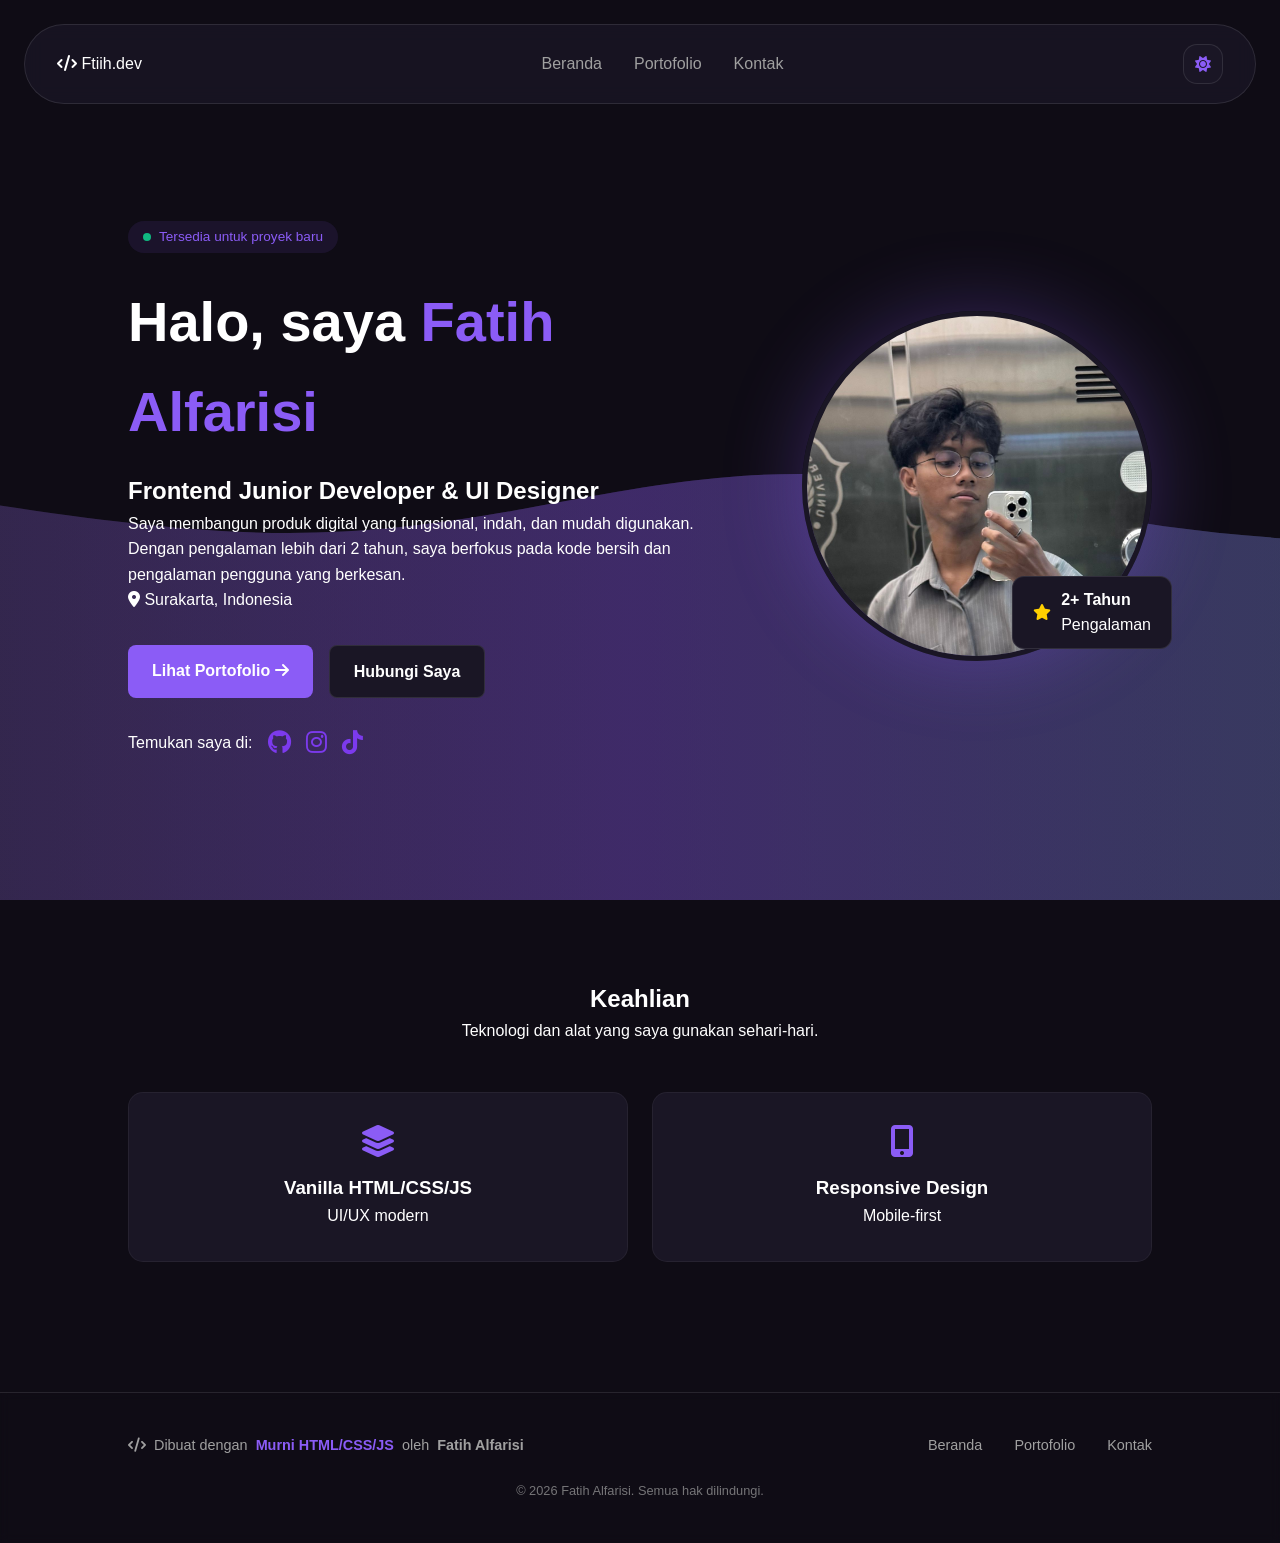
<file: index.html>
<!DOCTYPE html>
<html lang="id">
<head>
    <meta charset="UTF-8">
    <meta name="viewport" content="width=device-width, initial-scale=1.0">
    <title>Fatih Alfarisi — Portofolio</title>
    <link rel="stylesheet" href="style.css">
    <link rel="stylesheet" href="https://cdnjs.cloudflare.com/ajax/libs/font-awesome/6.0.0/css/all.min.css">
    <link rel="icon" type="image/png" href="assets/favicon-32x32.png">
</head>
<body>

    <header>
        <nav class="navbar">
            <div class="logo">
                <i class="fas fa-code"></i> Ftiih.dev
            </div>
            <ul class="nav-links">
                <li><a href="index.html">Beranda</a></li>
                <li><a href="portofolio.html">Portofolio</a></li>
                <li><a href="kontak.html">Kontak</a></li>
            </ul>
            <div class="nav-control">
                <div class="arrow-right"><a href="portofolio.html"><i class="fas fa-arrow-right"></i></a></div>
                <div class="theme-toggle"><i class="fas fa-sun"></i></div>
            </div>
        </nav>
    </header>

    <main>
        <section id="beranda" class="hero">
            <div class="hero-content">
                <span class="status-badge"><span class="dot"></span> Tersedia untuk proyek baru</span>
                <h1>Halo, saya <span class="highlight">Fatih Alfarisi</span></h1>
                <h2>Frontend Junior Developer & UI Designer</h2>
                <p>Saya membangun produk digital yang fungsional, indah, dan mudah digunakan. Dengan pengalaman lebih dari 2 tahun, saya berfokus pada kode bersih dan pengalaman pengguna yang berkesan.</p>
                <div class="location"><i class="fas fa-map-marker-alt"></i> Surakarta, Indonesia</div>
                <div class="hero-btns">
                    <a href="portofolio.html" class="btn btn-primary">Lihat Portofolio <i class="fas fa-arrow-right"></i></a>
                    <a href="kontak.html" class="btn btn-secondary">Hubungi Saya</a>
                </div>
                <div class="social-links">
                    <span>Temukan saya di:</span>
                    <a href="https://github.com/Ftihh" target="_blank"><i class="fab fa-github"></i></a>
                    <a href="https://www.instagram.com/ftihh.alfrisii?" target="_blank"><i class="fab fa-instagram"></i></a>
                    <a href="https://www.tiktok.com/@alfatizl?_r=1&_t=ZS-95vIDEBYeQ6" target="_blank"><i class="fab fa-tiktok"></i></a>
                </div>
            </div>
            <div class="hero-image">
                <div class="image-container">
                    <img src="assets/images/Profile.jpg" alt="Fatih">
                    <div class="experience-badge">
                        <i class="fas fa-star"></i>
                        <span><strong>2+ Tahun</strong><br>Pengalaman</span>
                    </div>
                </div>
            </div>
        </section>

        <section class="skills">
            <h2 class="section-title">Keahlian</h2>
            <p class="section-subtitle">Teknologi dan alat yang saya gunakan sehari-hari.</p>
            <div class="skills-grid">
                <div class="skill-card">
                    <i class="fas fa-layer-group"></i>
                    <h3>Vanilla HTML/CSS/JS</h3>
                    <p>UI/UX modern</p>
                </div>
                <div class="skill-card">
                    <i class="fas fa-mobile-alt"></i>
                    <h3>Responsive Design</h3>
                    <p>Mobile-first</p>
                </div>
                </div>
        </section>
    </main>

    <footer>
        <div class="footer-content">
            <p><i class="fas fa-code"></i> Dibuat dengan <span>Murni HTML/CSS/JS</span> oleh <strong>Fatih Alfarisi</strong></p>
            <div class="footer-links">
                <a href="index.html">Beranda</a>
                <a href="portofolio.html">Portofolio</a>
                <a href="kontak.html">Kontak</a>
            </div>
        </div>
        <p class="copyright">© 2026 Fatih Alfarisi. Semua hak dilindungi.</p>
    </footer>

    <svg class="bg-wave" viewBox="0 0 1600 900" preserveAspectRatio="xMidYMax slice">
    <defs>
      <linearGradient id="bg">
        <stop offset="0%" stop-color="rgba(75, 60, 105, 0.253)" />
        <stop offset="50%" stop-color="rgba(75, 50, 125, 0.652)" />
        <stop offset="100%" stop-color="rgba(69, 93, 124, 0.482)" />
      </linearGradient>

      <path id="wave" fill="url(#bg)"
        d="M-363.852,502.589c0,0,236.988-41.997,505.475,0
        s371.981,38.998,575.971,0s293.985-39.278,505.474,5.859
        s493.475,48.368,716.963-4.995v560.106H-363.852V502.589z"/>
    </defs>

    <use href="#wave" class="wave wave1"/>
    <use href="#wave" class="wave wave2"/>
    <use href="#wave" class="wave wave3"/>
    </svg>

    <script src="script.js"></script>
</body>
</html>
</file>
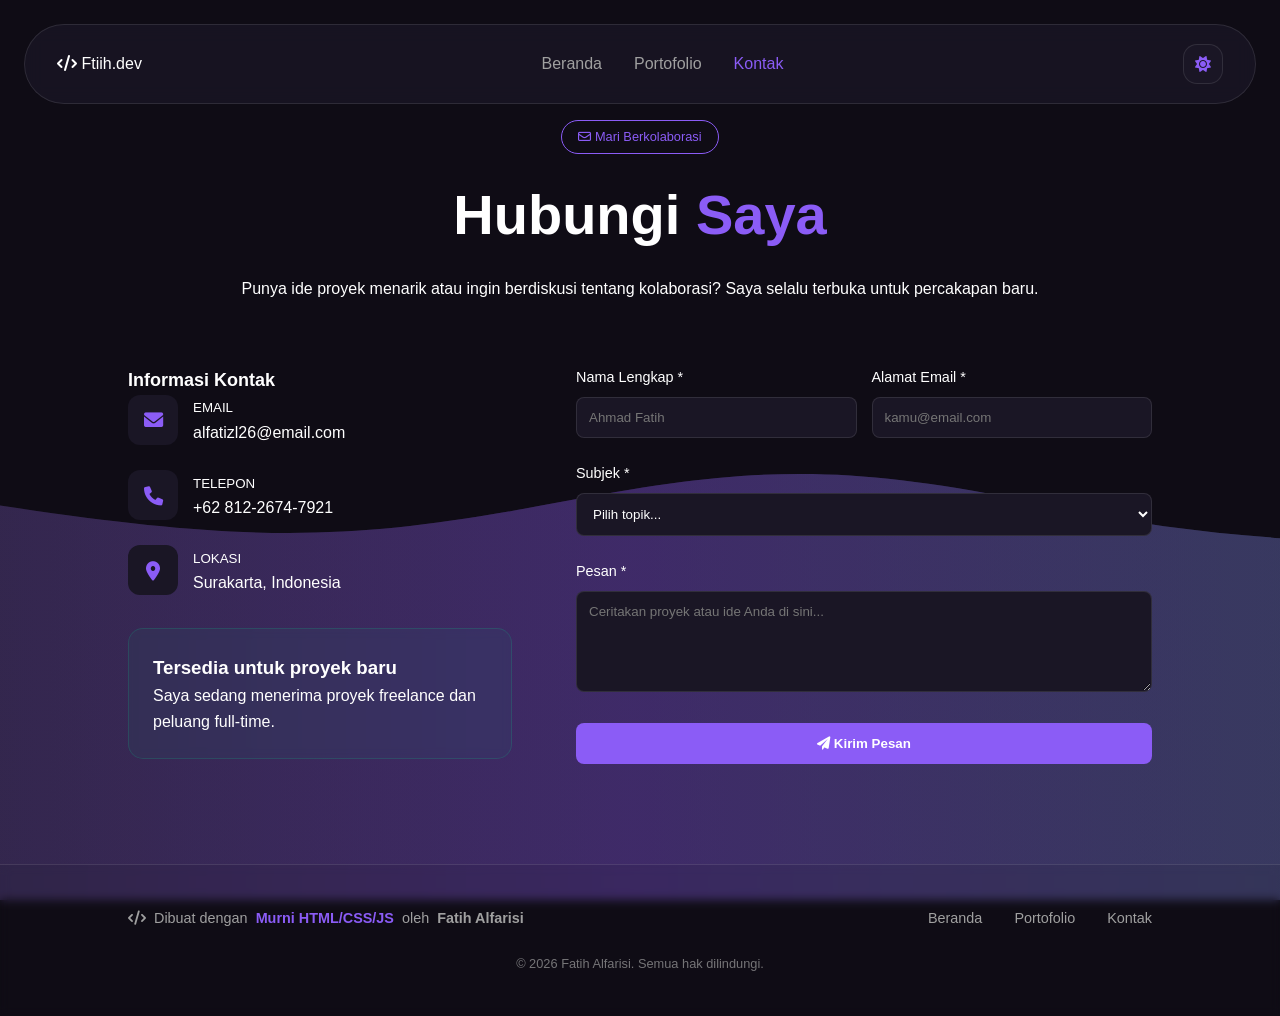
<file: kontak.html>
<!DOCTYPE html>
<html lang="id">
<head>
    <meta charset="UTF-8">
    <meta name="viewport" content="width=device-width, initial-scale=1.0">
    <title>Hubungi Saya — Fatih Alfarisi</title>
    <link rel="stylesheet" href="style.css">
    <link rel="stylesheet" href="https://cdnjs.cloudflare.com/ajax/libs/font-awesome/6.0.0/css/all.min.css">
    <link rel="icon" type="image/png" href="assets/favicon-32x32.png">
</head>
<body>
    <header>
        <nav class="navbar">
            <div class="logo"><i class="fas fa-code"></i> Ftiih.dev</div>
            <ul class="nav-links">
                <li><a href="index.html">Beranda</a></li>
                <li><a href="portofolio.html">Portofolio</a></li>
                <li><a href="kontak.html" class="active">Kontak</a></li>
            </ul>
            <div class="nav-control">
                <div class="arrow-left"><a href="portofolio.html"><i class="fas fa-arrow-left"></i></a></div>
                <div class="theme-toggle"><i class="fas fa-sun"></i></div>
            </div>
        </nav>
    </header>

    <main class="container-page">
        <section class="contact-header">
            <span class="badge-outline"><i class="far fa-envelope"></i> Mari Berkolaborasi</span>
            <h1>Hubungi <span class="highlight">Saya</span></h1>
            <p>Punya ide proyek menarik atau ingin berdiskusi tentang kolaborasi? Saya selalu terbuka untuk percakapan baru.</p>
        </section>

        <section class="contact-content">
            <div class="contact-info">
                <h2>Informasi Kontak</h2>
                <div class="info-item">
                    <div class="icon-box"><i class="fas fa-envelope"></i></div>
                    <div>
                        <small>EMAIL</small>
                        <p>alfatizl26@email.com</p>
                    </div>
                </div>
                <div class="info-item">
                    <div class="icon-box"><i class="fas fa-phone"></i></div>
                    <div>
                        <small>TELEPON</small>
                        <p><a href="" class="contact-link">+62 812-2674-7921</a></p>
                    </div>
                </div>
                <div class="info-item">
                    <div class="icon-box"><i class="fas fa-map-marker-alt"></i></div>
                    <div>
                        <small>LOKASI</small>
                        <p>Surakarta, Indonesia</p>
                    </div>
                </div>

                <div class="availability-card">
                    <span class="dot"></span>
                    <h3>Tersedia untuk proyek baru</h3>
                    <p>Saya sedang menerima proyek freelance dan peluang full-time.</p>
                </div>
            </div>

            <div class="contact-form-container">
                <form class="contact-form">
                    <div class="form-row">
                        <div class="form-group">
                            <label>Nama Lengkap *</label>
                            <input type="text" placeholder="Ahmad Fatih" required>
                        </div>
                        <div class="form-group">
                            <label>Alamat Email *</label>
                            <input type="email" placeholder="kamu@email.com" required>
                        </div>
                    </div>
                    <div class="form-group">
                        <label>Subjek *</label>
                        <select required>
                            <option value="" selected>Pilih topik...</option>
                            <option>Proyek Baru</option>
                            <option>Tawaran Pekerjaan</option>
                            <option>Lainnya</option>
                        </select>
                    </div>
                    <div class="form-group">
                        <label>Pesan *</label>
                        <textarea rows="5" placeholder="Ceritakan proyek atau ide Anda di sini..."></textarea>
                    </div>
                    <button type="submit" class="btn btn-primary btn-block">
                        <i class="fas fa-paper-plane"></i> Kirim Pesan
                    </button>
                </form>
            </div>
        </section>
    </main>

    <footer>
        <div class="footer-content">
            <p><i class="fas fa-code"></i> Dibuat dengan <span>Murni HTML/CSS/JS</span> oleh <strong>Fatih Alfarisi</strong></p>
            <div class="footer-links">
                <a href="index.html">Beranda</a>
                <a href="portofolio.html">Portofolio</a>
                <a href="kontak.html">Kontak</a>
            </div>
        </div>
        <p class="copyright">© 2026 Fatih Alfarisi. Semua hak dilindungi.</p>
    </footer>

    <svg class="bg-wave" viewBox="0 0 1600 900" preserveAspectRatio="xMidYMax slice">
    <defs>
      <linearGradient id="bg">
        <stop offset="0%" stop-color="rgba(75, 60, 105, 0.253)" />
        <stop offset="50%" stop-color="rgba(75, 50, 125, 0.652)" />
        <stop offset="100%" stop-color="rgba(69, 93, 124, 0.482" />
      </linearGradient>

      <path id="wave" fill="url(#bg)"
        d="M-363.852,502.589c0,0,236.988-41.997,505.475,0
        s371.981,38.998,575.971,0s293.985-39.278,505.474,5.859
        s493.475,48.368,716.963-4.995v560.106H-363.852V502.589z"/>
    </defs>

    <use href="#wave" class="wave wave1"/>
    <use href="#wave" class="wave wave2"/>
    <use href="#wave" class="wave wave3"/>
    </svg>

    <script src="script.js"></script>
</body>
</html>
</file>
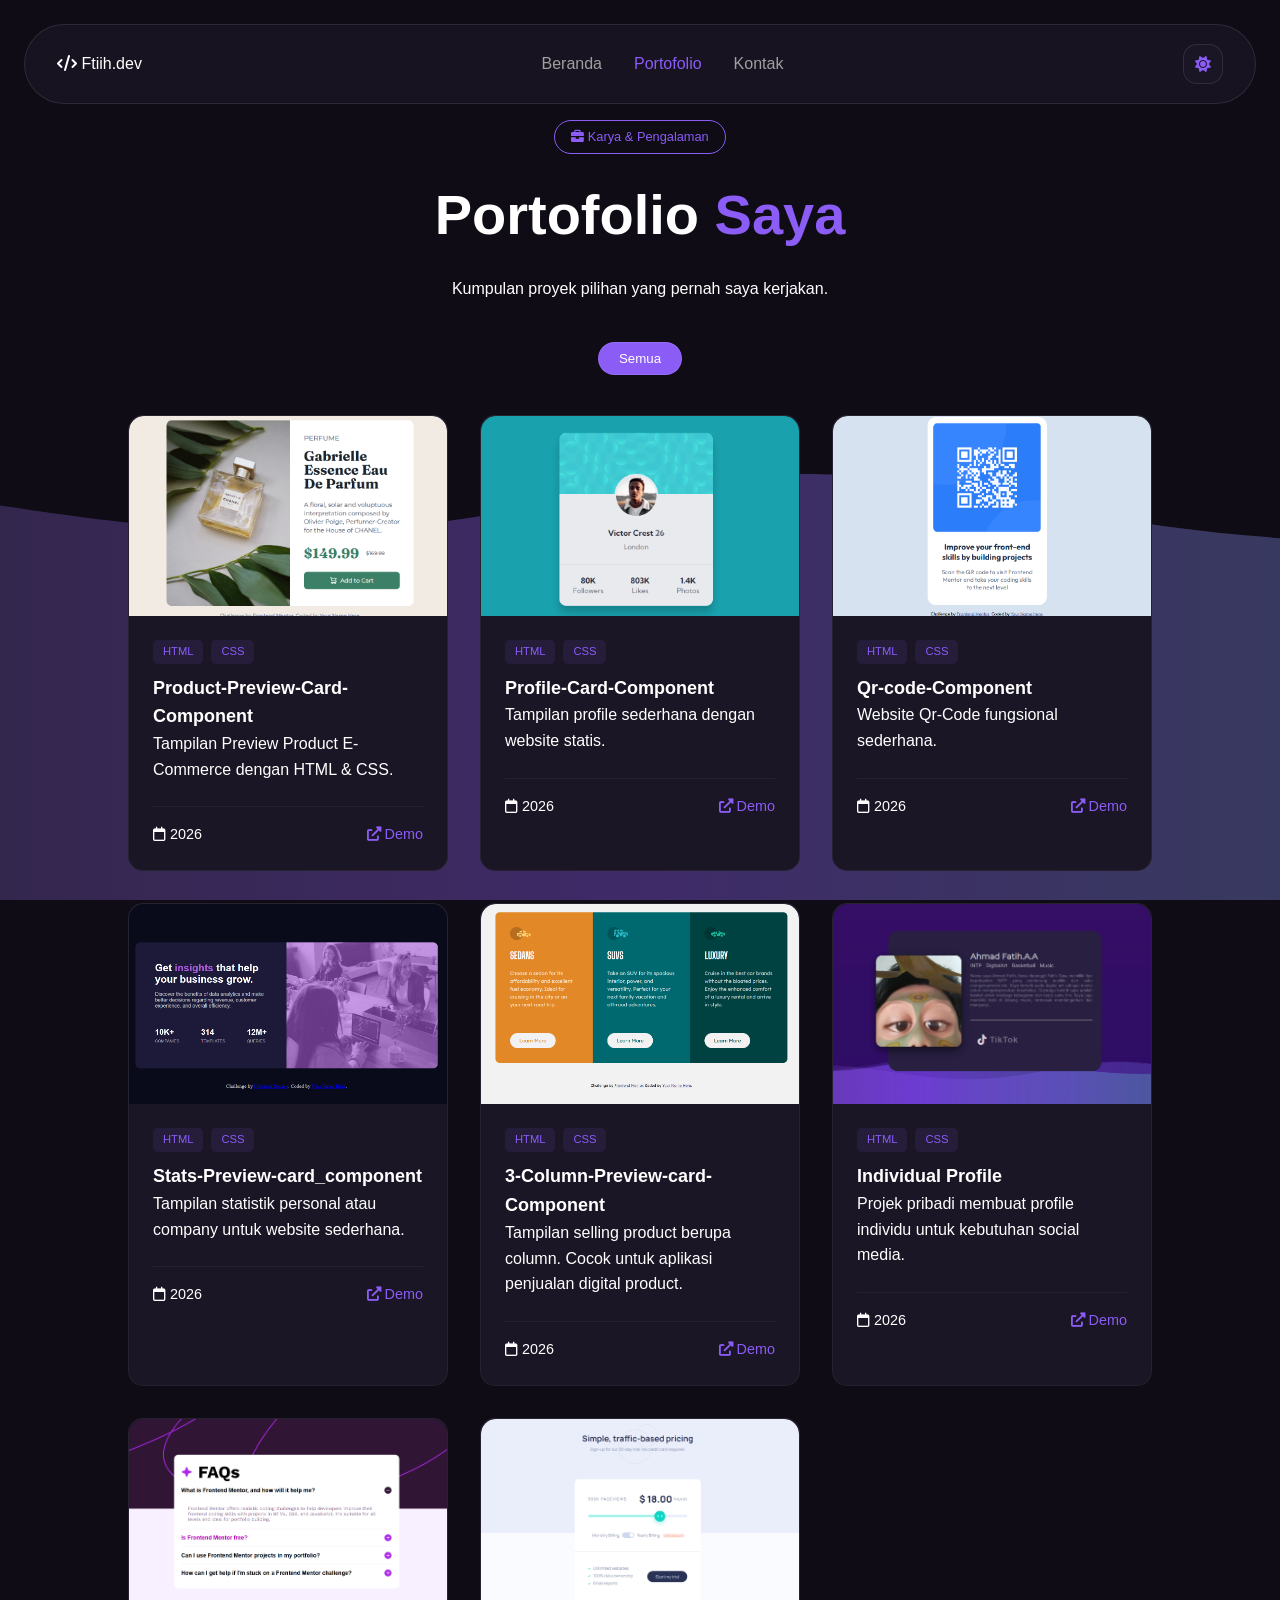
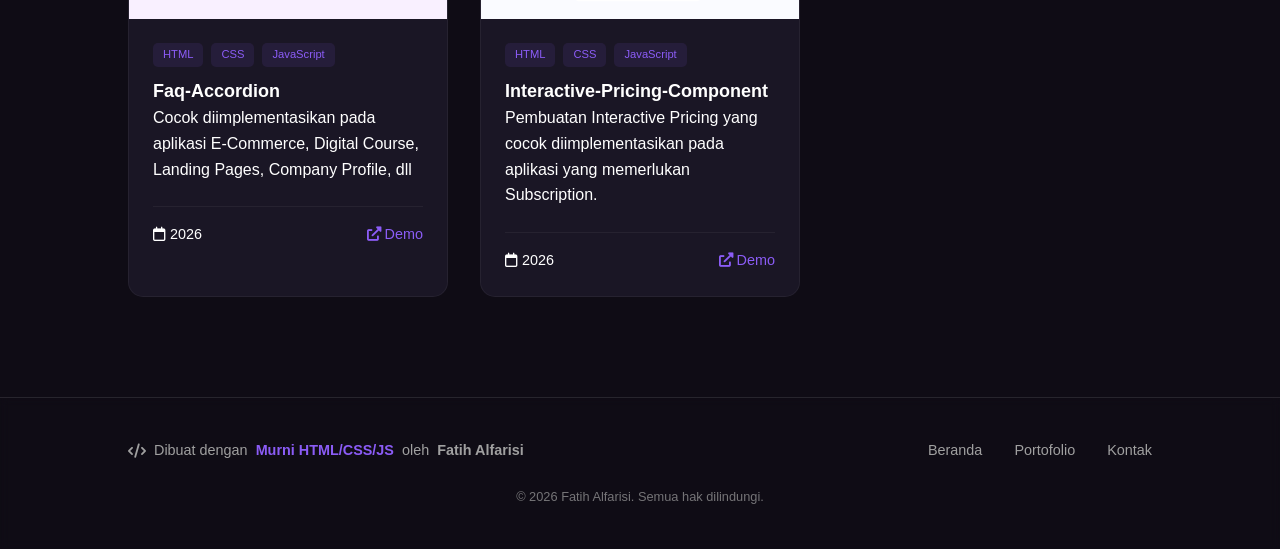
<file: portofolio.html>
<!DOCTYPE html>
<html lang="id">
<head>
    <meta charset="UTF-8">
    <meta name="viewport" content="width=device-width, initial-scale=1.0">
    <title>Portofolio Saya — Fatih Alfarisi</title>
    <link rel="stylesheet" href="style.css">
    <link rel="stylesheet" href="https://cdnjs.cloudflare.com/ajax/libs/font-awesome/6.0.0/css/all.min.css">
    <link rel="icon" type="image/png" href="assets/favicon-32x32.png">
</head>
<body>
    <header>
        <nav class="navbar">
            <div class="logo"><i class="fas fa-code"></i> Ftiih.dev</div>
            <ul class="nav-links">
                <li><a href="index.html">Beranda</a></li>
                <li><a href="portofolio.html" class="active">Portofolio</a></li>
                <li><a href="kontak.html">Kontak</a></li>
            </ul>
            <div class="nav-control">
                <div class="arrow-left"><a href="index.html"><i class="fas fa-arrow-left"></i></a></div>
                <div class="arrow-right"><a href="kontak.html"><i class="fas fa-arrow-right"></i></a></div>
                <div class="theme-toggle"><i class="fas fa-sun"></i></div>
            </div>
        </nav>
    </header>

    <main class="container-page">
        <section class="portfolio-header">
            <span class="badge-outline"><i class="fas fa-briefcase"></i> Karya & Pengalaman</span>
            <h1>Portofolio <span class="highlight">Saya</span></h1>
            <p>Kumpulan proyek pilihan yang pernah saya kerjakan.</p>
            
            <div class="filter-container">
                <button class="filter-btn active" data-filter="all">Semua</button>
            </div>
        </section>

        <section class="portfolio-grid">
            <div class="project-card" data-category="html-css">
                <div class="project-img">
                    <img src="assets/images/Product-Preview.png" alt="E-commerce">
                </div>
                <div class="project-info">
                    <div class="tags">
                        <span>HTML</span> <span>CSS</span>
                    </div>
                    <h2>Product-Preview-Card-Component</h2>
                    <p>Tampilan Preview Product E-Commerce dengan HTML & CSS.</p>
                    <div class="project-footer">
                        <span><i class="far fa-calendar"></i> 2026</span>
                        <div class="links">
                            <a href="https://ftihh.github.io/product/" target="_blank"><i class="fas fa-external-link-alt"></i> Demo</a>
                        </div>
                    </div>
                </div>
            </div>

            <div class="project-card" data-category="html-css">
                <div class="project-img">
                    <img src="assets/images/Profile-Card.png" alt="Task App">
                </div>
                <div class="project-info">
                    <div class="tags">
                        <span>HTML</span> <span>CSS</span>
                    </div>
                    <h2>Profile-Card-Component</h2>
                    <p>Tampilan profile sederhana dengan website statis.</p>
                    <div class="project-footer">
                        <span><i class="far fa-calendar"></i> 2026</span>
                        <div class="links">
                            <a href="https://ftihh.github.io/Profile-Card/" target="_blank"><i class="fas fa-external-link-alt"></i> Demo</a>
                        </div>
                    </div>
                </div>
            </div>

            <div class="project-card" data-category="html-css">
                <div class="project-img">
                    <img src="assets/images/Qr-Qode.png" alt="Qr-Code">
                </div>
                <div class="project-info">
                    <div class="tags">
                        <span>HTML</span> <span>CSS</span>
                    </div>
                    <h2>Qr-code-Component</h2>
                    <p>Website Qr-Code fungsional sederhana.</p>
                    <div class="project-footer">
                        <span><i class="far fa-calendar"></i> 2026</span>
                        <div class="links">
                            <a href="https://ftihh.github.io/Qr-Code/" target="_blank"><i class="fas fa-external-link-alt"></i> Demo</a>
                        </div>
                    </div>
                </div>
            </div>

            <div class="project-card" data-category="html-css">
                <div class="project-img">
                    <img src="assets/images/Stats-Preview.png" alt="Stats">
                </div>
                <div class="project-info">
                    <div class="tags">
                        <span>HTML</span> <span>CSS</span>
                    </div>
                    <h2>Stats-Preview-card_component</h2>
                    <p>Tampilan statistik personal atau company untuk website sederhana.</p>
                    <div class="project-footer">
                        <span><i class="far fa-calendar"></i> 2026</span>
                        <div class="links">
                            <a href="https://ftihh.github.io/Stats-Preview/" target="_blank"><i class="fas fa-external-link-alt"></i> Demo</a>
                        </div>
                    </div>
                </div>
            </div>

            <div class="project-card" data-category="html-css">
                <div class="project-img">
                    <img src="assets/images/3_column.png" alt="3-column">
                </div>
                <div class="project-info">
                    <div class="tags">
                        <span>HTML</span> <span>CSS</span>
                    </div>
                    <h2>3-Column-Preview-card-Component</h2>
                    <p>Tampilan selling product berupa column. Cocok untuk aplikasi penjualan digital product.</p>
                    <div class="project-footer">
                        <span><i class="far fa-calendar"></i> 2026</span>
                        <div class="links">
                            <a href="https://ftihh.github.io/3-column/" target="_blank"><i class="fas fa-external-link-alt"></i> Demo</a>
                        </div>
                    </div>
                </div>
            </div>

            <div class="project-card" data-category="html-css">
                <div class="project-img">
                    <img src="assets/images/Profil.png" alt="profile">
                </div>
                <div class="project-info">
                    <div class="tags">
                        <span>HTML</span> <span>CSS</span>
                    </div>
                    <h2>Individual Profile</h2>
                    <p>Projek pribadi membuat profile individu untuk kebutuhan social media.</p>
                    <div class="project-footer">
                        <span><i class="far fa-calendar"></i> 2026</span>
                        <div class="links">
                            <a href="https://ftihh.github.io/MyProfile/" target="_blank"><i class="fas fa-external-link-alt"></i> Demo</a>
                        </div>
                    </div>
                </div>
            </div>

            <div class="project-card" data-category="javascript">
                <div class="project-img">
                    <img src="assets/images/Faq-Accordion.png" alt="Faq-Accordion">
                </div>
                <div class="project-info">
                    <div class="tags">
                        <span>HTML</span> <span>CSS</span> <span>JavaScript</span>
                    </div>
                    <h2>Faq-Accordion</h2>
                    <p>Cocok diimplementasikan pada aplikasi E-Commerce, Digital Course, Landing Pages, Company Profile, dll</p>
                    <div class="project-footer">
                        <span><i class="far fa-calendar"></i> 2026</span>
                        <div class="links">
                            <a href="https://ftihh.github.io/Faq-Accordion/" target="_blank"><i class="fas fa-external-link-alt"></i> Demo</a>
                        </div>
                    </div>
                </div>
            </div>

            <div class="project-card" data-category="javascript">
                <div class="project-img">
                    <img src="assets/images/Interactive-Pricing.png" alt="Inter-Price">
                </div>
                <div class="project-info">
                    <div class="tags">
                        <span>HTML</span> <span>CSS</span> <span>JavaScript</span>
                    </div>
                    <h2>Interactive-Pricing-Component</h2>
                    <p>Pembuatan Interactive Pricing yang cocok diimplementasikan pada aplikasi yang memerlukan Subscription.</p>
                    <div class="project-footer">
                        <span><i class="far fa-calendar"></i> 2026</span>
                        <div class="links">
                            <a href="https://ftihh.github.io/Interactive-Pricing/" target="_blank"><i class="fas fa-external-link-alt"></i> Demo</a>
                        </div>
                    </div>
                </div>
            </div>

        </section>
    </main>

    <footer>
        <div class="footer-content">
            <p><i class="fas fa-code"></i> Dibuat dengan <span>Murni HTML/CSS/JS</span> oleh <strong>Fatih Alfarisi</strong></p>
            <div class="footer-links">
                <a href="index.html">Beranda</a>
                <a href="portofolio.html">Portofolio</a>
                <a href="kontak.html">Kontak</a>
            </div>
        </div>
        <p class="copyright">© 2026 Fatih Alfarisi. Semua hak dilindungi.</p>
    </footer>

    <svg class="bg-wave" viewBox="0 0 1600 900" preserveAspectRatio="xMidYMax slice">
    <defs>
      <linearGradient id="bg">
        <stop offset="0%" stop-color="rgba(75, 60, 105, 0.253)" />
        <stop offset="50%" stop-color="rgba(75, 50, 125, 0.652)" />
        <stop offset="100%" stop-color="rgba(69, 93, 124, 0.482)" />
      </linearGradient>

      <path id="wave" fill="url(#bg)"
        d="M-363.852,502.589c0,0,236.988-41.997,505.475,0
        s371.981,38.998,575.971,0s293.985-39.278,505.474,5.859
        s493.475,48.368,716.963-4.995v560.106H-363.852V502.589z"/>
    </defs>

    <use href="#wave" class="wave wave1"/>
    <use href="#wave" class="wave wave2"/>
    <use href="#wave" class="wave wave3"/>
    </svg>

    <script src="script.js"></script>
</body>
</html>
</file>
<file: style.css>
:root {
    --bg-color: rgb(15, 12, 21);
    --card-bg: #1a1625;
    --text-main: #ffffff;
    --text-muted: #a0a0a0;
    --accent: #8b5cf6;
    --nav-bg: rgba(26, 22, 37, 0.8);
    --foot-bg:rgba(26, 22, 37, 0.1);
    --border: rgba(255, 255, 255, 0.1);
}

[data-theme="light"] {
    --bg-color: #f8f9fa;
    --card-bg: #ffffff;
    --text-main: #1a1625;
    --text-muted: #1a1a1a;
    --accent: #7c3aed;
    --nav-bg: rgba(255, 255, 255, 0.8);
    --foot-bg:rgba(255, 255, 255, 0.1);
    --border: rgba(0, 0, 0, 0.1);
}

* {
    margin: 0;
    padding: 0;
    box-sizing: border-box;
    font-family: 'Inter', sans-serif;
}

body {
    background-color: var(--bg-color);
    color: var(--text-main);
    line-height: 1.6;
    scroll-behavior: smooth;
    
}

/* Navbar */
header {
    position: fixed;
    top: 0;
    width: 100%;
    z-index: 1000;
    padding: 1.5rem;
}

.navbar {
    background: var(--nav-bg);
    backdrop-filter: blur(10px);
    display: flex;
    justify-content: space-between;
    align-items: center;
    padding: 1.2rem 2rem;
    border-radius: 50px;
    border: 1px solid rgba(255,255,255,0.1);
}

.nav-links {
    display: flex;
    list-style: none;
    gap: 2rem;
}

.nav-links a {
    text-decoration: none;
    color: var(--text-muted);
    font-weight: 500;
    transition: 0.3s;
}

.nav-links a.active, .nav-links a:hover {
    color: var(--accent);
}

.nav-control{
    display: flex;
    justify-content: center;
    gap: 1.5rem;
}

.theme-toggle {
    width: 40px;
    height: 40px;

    background: var(--card-bg);
    border: 1px solid var(--border);
    border-radius: 14px;

    display: flex;
    align-items: center;
    justify-content: center;

    cursor: pointer;
    color: var(--accent);
    transition: 0.3s;
}

.theme-toggle:hover {
    transform: scale(1.1);
    box-shadow: 0 10px 25px rgba(0,0,0,0.5);
}

.arrow-left{
    width: 40px;
    height: 40px;

    background: var(--card-bg);
    border: 1px solid var(--border);
    border-radius: 14px;

    display: none;
    align-items: center;
    justify-content: center;
    cursor: pointer;

    transition: 0.3s;
}

.arrow-left a{
    text-decoration: none;
    color: var(--accent);
}

.arrow-left:active, .arrow-left:hover{
    transform: scale(1.1);
    box-shadow: 0 10px 25px rgba(0,0,0,0.5);
    color: var(--accent);
}

.arrow-right{
    width: 40px;
    height: 40px;

    background: var(--card-bg);
    border: 1px solid var(--border);
    border-radius: 14px;

    display: none;
    align-items: center;
    justify-content: center;
    cursor: pointer;

    transition: 0.3s;
}

.arrow-right a{
    text-decoration: none;
    color: var(--accent);
}

.arrow-right:active, .arrow-right:hover{
    transform: scale(1.1);
    box-shadow: 0 10px 25px rgba(0,0,0,0.5);
    color: var(--accent);
}


/* Hero Section */
@keyframes fadeInup{
    from {
        opacity: 0;
        transform: translateY(20px);
    }

    to {
        opacity: 1;
        transform: translateY(0);
    }
}

.hero {
    height: 100vh;
    display: flex;
    align-items: center;
    justify-content: space-between;
    padding: 0 10%;
    padding-top: 80px;
}

.hero-content {
    max-width: 600px;

    opacity: 0;
    animation: fadeInup 0.5s ease-in forwards;
    animation-delay: 0.1s;
}

.status-badge {
    background: rgba(139, 92, 246, 0.1);
    color: var(--accent);
    padding: 5px 15px;
    border-radius: 20px;
    font-size: 0.85rem;
    display: inline-flex;
    align-items: center;
    gap: 8px;
    margin-bottom: 1.5rem;
}

.dot {
    width: 8px;
    height: 8px;
    background: #10b981;
    border-radius: 50%;
}

h1 {
    font-size: 3.5rem;
    margin-bottom: 1rem;
}

.highlight {
    color: var(--accent);
}

.hero-btns {
    margin: 2rem 0;
    display: flex;
    gap: 1rem;
}

.btn {
    padding: 0.8rem 1.5rem;
    border-radius: 8px;
    text-decoration: none;
    font-weight: 600;
    transition: 0.3s;
}

.btn-primary {
    background: var(--accent);
    color: white;
    border: none;
    transition: 0.5s;
}

.btn-primary:hover{
    transform: translateY(-10px);
    box-shadow: 0 10px 25px rgba(139, 92, 246, 0.5);
}

.btn-secondary {
    background: var(--card-bg);
    color: var(--text-main);
    border: 1px solid rgba(255,255,255,0.1);
    transition: 0.5s;
}

.btn-secondary:hover{
    transform: translateY(-10px);
    box-shadow: 0 10px 25px rgba(0,0,0,0.5);
}

.social-links{
    display: flex;
    gap: 15px;
}

.social-links a i {
    font-size: 24px; 
    transition: 0.3s;
    color: #7c3aed; 
}

.social-links a:hover i {
    color: var(--accent);
    transform: scale(1.2);
}

/* Hero Image */

@keyframes float {
    0% {
        transform: translateY(0px);
    }
    50% {
        transform: translateY(-20px);
    }
    100% {
        transform: translateY(0px);
    }
}

.image-container {
    position: relative;
    animation: float 4s ease-in-out infinite;
}

.image-container img {
    width: 350px;
    height: 350px;
    border-radius: 50%;
    object-fit: cover;
    border: 5px solid var(--card-bg);
    box-shadow: 0 0 80px rgba(139, 92, 246, 0.3);
}

.experience-badge {
    position: absolute;
    bottom: 20px;
    right: -20px;
    background: var(--card-bg);
    padding: 10px 20px;
    border-radius: 12px;
    display: flex;
    align-items: center;
    gap: 10px;
    border: 1px solid rgba(255,255,255,0.1);
    transition: all 0.3s ease;
}

.fa-star{
    color: #ffd000;
}




/* Skills Grid */
.skills {
    padding: 5rem 10%;
    text-align: center;
}

.skills-grid {
    display: grid;
    grid-template-columns: repeat(auto-fit, minmax(250px, 1fr));
    gap: 1.5rem;
    margin-top: 3rem;
}

.skill-card {
    background: var(--card-bg);
    padding: 2rem;
    border-radius: 15px;
    border: 1px solid rgba(255,255,255,0.05);
    transition: 0.3s;
}

.skill-card:hover {
    transform: translateY(-10px);
    border-color: var(--accent);
    box-shadow: 0 10px 25px rgba(0,0,0,0.5);
}

.skill-card i {
    font-size: 2rem;
    color: var(--accent);
    margin-bottom: 1rem;
}

footer {
    padding: 2.6rem 10%;
    background-color: var(--foot-bg);
    backdrop-filter: blur(5px);
    -webkit-backdrop-filter: blur(5px);
    border-top: 1px solid rgba(255,255,255,0.1);
    margin-top: 50px;
}

.footer-content {
    display: flex;
    justify-content: space-between;
    align-items: center;
    margin-bottom: 1.5rem;
}

.footer-content p {
    color: var(--text-muted);
    font-size: 0.9rem;
    display: flex;
    align-items: center;
    gap: 8px;
}

.footer-content p span {
    color: var(--accent);
    font-weight: 600;
}

.footer-links {
    display: flex;
    gap: 2rem;
}

.footer-links a {
    text-decoration: none;
    color: var(--text-muted);
    font-size: 0.9rem;
    transition: 0.3s;
}

.footer-links a:hover {
    color: var(--accent);
}

.copyright {
    text-align: center;
    color: var(--text-muted);
    font-size: 0.8rem;
    opacity: 0.7;
}





/* ------------------------------------------------------------------------------------------------------------------ */





.container-page {
    padding: 120px 10% 50px;
    text-align: center;
}

.badge-outline {
    border: 1px solid var(--accent);
    color: var(--accent);
    padding: 6px 16px;
    border-radius: 20px;
    font-size: 0.8rem;
    margin-bottom: 1rem;
    display: inline-block;
}




/* Portofolio Styling */
.filter-container {
    margin: 2.5rem 0;
    display: flex;
    justify-content: center;
    gap: 10px;
}

.filter-btn {
    background: var(--accent);
    color: white;
    border: 1px solid rgba(255,255,255,0.1);
    padding: 8px 20px;
    border-radius: 30px;
    cursor: pointer;
    transition: 0.3s;
}


.portfolio-grid {
    display: grid;
    grid-template-columns: repeat(auto-fit, minmax(320px, 1fr));
    gap: 2rem;
    text-align: left;
}

.project-card {
    background: var(--card-bg);
    border-radius: 15px;
    overflow: hidden;
    border: 1px solid rgba(255,255,255,0.05);
    transition: 0.3s;
}

.project-card:hover{
    transform: translateY(-10px);
    box-shadow: 0 10px 25px rgba(0,0,0,0.5);
} 

.project-img {
    width: 100%;
    height: 200px; 
    overflow: hidden;
    border-radius: 15px 15px 0 0; 
}

.project-img img {
    width: 100%;
    height: 200px;
    object-fit: cover;
    transition: transform 0.5s ease;
}

.project-card:hover .project-img img {
    transform: scale(1.2);
}

.project-info {
    padding: 1.5rem;
}

.project-info h2{
    font-size: 18px;
}

.tags {
    display: flex;
    gap: 8px;
    margin-bottom: 10px;
}

.tags span {
    font-size: 0.7rem;
    background: rgba(139, 92, 246, 0.1);
    color: var(--accent);
    padding: 3px 10px;
    border-radius: 5px;
}

.project-footer {
    display: flex;
    justify-content: space-between;
    margin-top: 1.5rem;
    padding-top: 1rem;
    border-top: 1px solid rgba(255,255,255,0.05);
    font-size: 0.9rem;
}

.project-footer .links a {
    color: var(--accent);
    text-decoration: none;
    margin-left: 15px;
}




/* -------------------------------------------------------------------------------------------------- */


/* Kontak Styling */
.contact-content {
    display: grid;
    grid-template-columns: 1fr 1.5fr;
    gap: 4rem;
    text-align: left;
    margin-top: 4rem;
}

.contact-info h2{
    font-size: 18px;
}

.info-item {
    display: flex;
    gap: 15px;
    margin-bottom: 1.5rem;
    align-items: center;
    transition: 0.3s;
}

.info-item:hover{
    transform: scale(1.1);
}

.info-item p{
    cursor: pointer;
}

.info-item p a{
    text-decoration: none;
    color: var(--text-main);
    transition: color 0.3s ease;
}

.icon-box {
    width: 50px;
    height: 50px;
    background: var(--card-bg);
    display: flex;
    align-items: center;
    justify-content: center;
    border-radius: 12px;
    color: var(--accent);
    font-size: 1.2rem;
}

.form-row {
    display: flex;
    gap: 15px;
}

.form-group {
    margin-bottom: 1.5rem;
    flex: 1;
}

label {
    display: block;
    margin-bottom: 8px;
    font-size: 0.9rem;
}

input, select, textarea {
    width: 100%;
    padding: 12px;
    background: var(--card-bg);
    border: 1px solid rgba(255,255,255,0.1);
    border-radius: 8px;
    color: var(--text-main);
}

.btn-block {
    width: 100%;
    cursor: pointer;
}

.btn-block:hover{
    transform: scale(1.1);
}

.availability-card {
    background: rgba(16, 185, 129, 0.05);
    backdrop-filter: blur(5px);
    -webkit-backdrop-filter: blur(5px);
    border: 1px solid rgba(16, 185, 129, 0.2);
    padding: 1.5rem;
    border-radius: 15px;
    margin-top: 2rem;
}


/* ---------------------------------------------------------------------------------- */


/* Wave Background */
svg {
	position: absolute;
	top: 0;
	left: 0;
    width: 100%;
    height: 100%;
	box-sizing: border-box;
	display: block;
	background-color: var(--bg-color);

}

.bg-wave{
    position: fixed;
    inset: 0;
    width: 100%;
    height: 100%;
    z-index: -1;
}

/* wave styling */
.wave{
    animation: waveMove 10s ease-in-out infinite;
}

/* beda-beda animasi */
.wave1{
    opacity: .3;
    animation-duration: 10s;
}

.wave2{
    opacity: .6;
    animation-duration: 8s;
}

.wave3{
    opacity: .9;
    animation-duration: 6s;
}

@keyframes waveMove{
    0%   { transform: translate(270px, 230px); }
    50%  { transform: translate(-300px, 200px); }
    100% { transform: translate(270px, 230px); }
}



@media screen and (max-width: 840px){
    .navbar {
        padding: 15px 5%;
    }

    .arrow-left{
        display: flex;
    }

    .arrow-right{
        display: flex;
    }

    .nav-links {
        display: none;
    }

    .hero {
        display: flex;
        flex-direction: column-reverse; 
        min-height: 100vh;
        height: auto;
        overflow: visible;
        text-align: center;
        padding-top: 120px;
        gap: 40px;
    }

    .hero-btns {
        flex-direction: column; 
        max-width: 46%;
        gap: 15px;
    }

    .image-container img {
        transition: all 0.3s ease;
    }


    /* Portofolio */
    .portfolio-grid {
        grid-template-columns: 1fr 1fr; 
        padding: 0 10px;
    }



    .container-page {
        display: flex;
        flex-direction: column;
        min-height: 85vh; 
        padding-top: 100px; 
    }

    .contact-header {
        text-align: center;
        margin-bottom: 40px;
    }

    .contact-content {
        display: flex;
        flex-direction: column; 
        align-items: center;    
        gap: 40px;              
        width: 100%;
        max-width: 800px;       
        margin: 0 auto;
    }

    .availability-card{
        text-align: center;
    }

    .footer-content{
        flex-direction: column;
    }

    .footer-content p span {
        text-align: center;
    }
}

@media screen and (max-width: 625px) {

    .hero-content h1 {
        font-size: 2.5rem;
    }

    .hero-content p {
        font-size: 1rem;
        margin: 0 auto 25px;
    }

    .image-container img {
        width: 200px;
        height: 200px;
        transition: all 0.3s ease;
    }

    .experience-badge {
        position: absolute;
        bottom: 20px;
        right: -20px;

        font-size: 8px;
        padding: 5px 10px;
    }

    .hero-btns {
        justify-content: center;
        flex-direction: column; 
        max-width: 100%;
        gap: 15px;
    }





    /* Portfolio Grid */
    .portfolio-grid {
        grid-template-columns: 1fr; 
    }

    .project-card {
        margin-bottom: 20px;
    }

    .filter-container {
        display: flex;
        overflow-x: auto; 
        padding-bottom: 20px;
        justify-content: center;
        gap: 10px;
        -webkit-overflow-scrolling: touch;
    }

    .filter-btn {
        white-space: nowrap; 
        padding: 8px 20px;
    }

    .filter-btn.active, .filter-btn:hover {
        box-shadow: none;
    }





    /* Contact */
    
}

@media (hover: none) {
    .project-card:active {
        transform: scale(0.98);
    }
}
</file>
